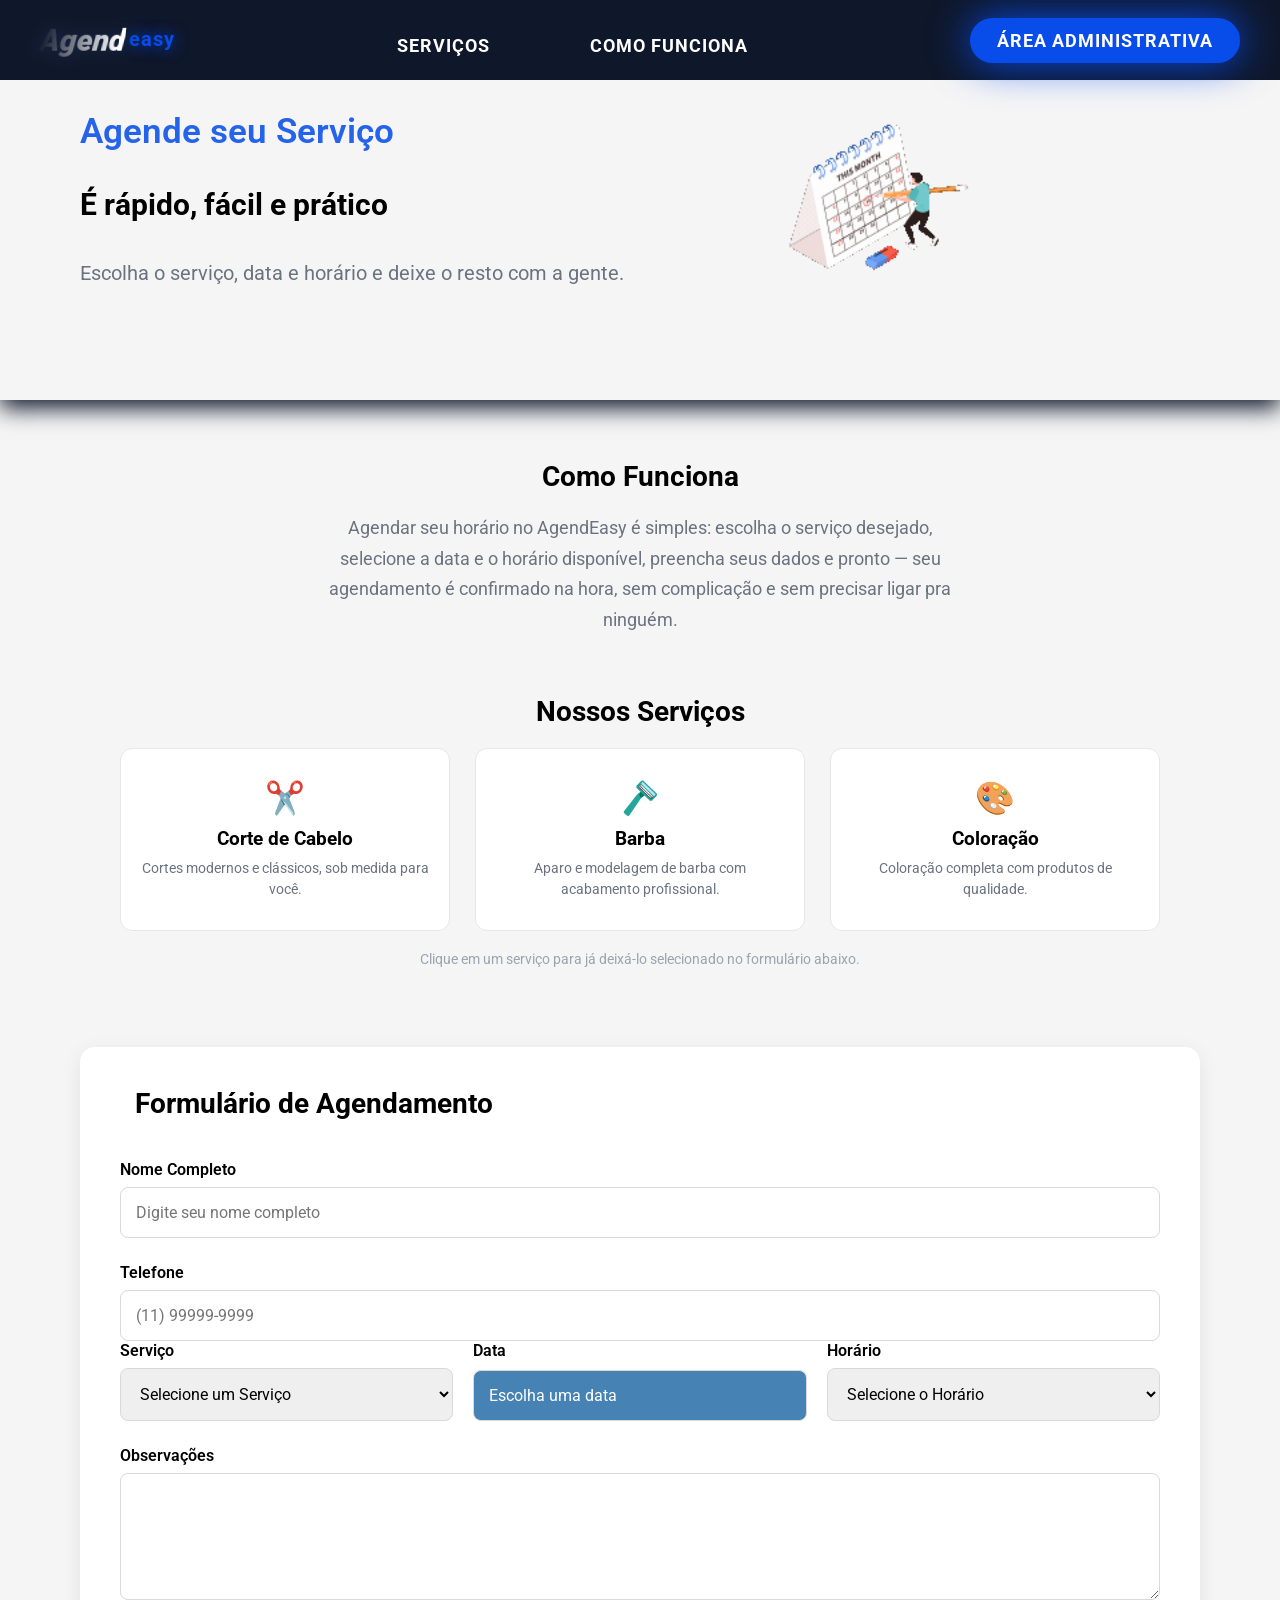
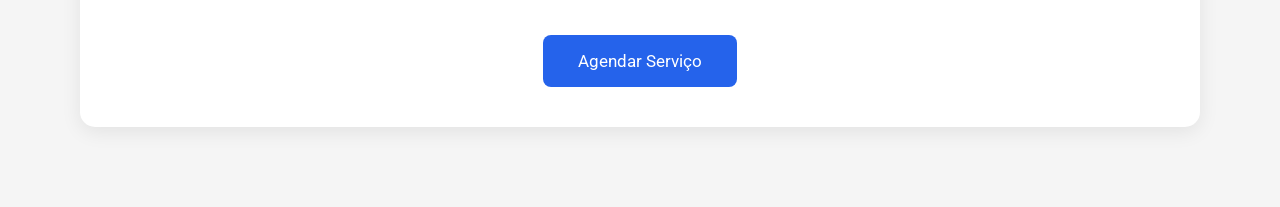
<file: index.html>
<!DOCTYPE html>
<html lang="pt-BR">

<head>
    <meta charset="UTF-8">
    <meta name="viewport" content="width=device-width, initial-scale=1.0">
    <link rel="stylesheet" href="./styles.css">
    <link rel="preconnect" href="https://fonts.googleapis.com">
    <link rel="preconnect" href="https://fonts.gstatic.com" crossorigin>
    <link href="https://fonts.googleapis.com/css2?family=Roboto:ital,wght@0,100..900;1,100..900&display=swap"
        rel="stylesheet">
    <title>AgendEasy</title>
</head>

<body>
    <header>
        <nav>
            <div class="logo">
                <span class="agend">Agend</span><span class="easy">Easy</span>
            </div>
            <ul id="menu">
                <li><a href="#servicos">Serviços</a></li>
                <li><a href="#como-funciona">Como Funciona</a></li>
            </ul>

            <a href="./login.html"><button type="button" class="area-admin">Área Administrativa</button></a>

            <!-- Botão hambúrguer: só aparece em telas pequenas (controlado pelo CSS) -->
            <button class="menu-toggle" id="menuToggle" aria-label="Abrir menu">
                <span></span>
                <span></span>
                <span></span>
            </button>

        </nav>

    </header>
    <main>
        <section class="hero">
            <div class="hero-text">
                <span>Agende seu Serviço</span>
                <h1>É rápido, fácil e prático</h1>

                <p>
                    Escolha o serviço, data e horário e deixe o resto com a gente.
                </p>


            </div>

            <div class="hero-image">
                <img src="./assets/img/calendario.gif" alt="calendario">

            </div>
        </section>

        <section class="como-funciona-section" id="como-funciona">
            <h2 class="section-title">Como Funciona</h2>
            <p class="como-funciona-texto">
                Agendar seu horário no AgendEasy é simples: escolha o serviço desejado, selecione a data
                e o horário disponível, preencha seus dados e pronto — seu agendamento é confirmado na
                hora, sem complicação e sem precisar ligar pra ninguém.
            </p>
        </section>

        <section class="servicos-section" id="servicos">
            <h2 class="section-title">Nossos Serviços</h2>

            <div class="servicos-grid">

                <div class="servico-card" data-servico="Corte de Cabelo">
                    <span class="servico-icone">✂️</span>
                    <h3>Corte de Cabelo</h3>
                    <p>Cortes modernos e clássicos, sob medida para você.</p>
                </div>

                <div class="servico-card" data-servico="Barba">
                    <span class="servico-icone">🪒</span>
                    <h3>Barba</h3>
                    <p>Aparo e modelagem de barba com acabamento profissional.</p>
                </div>

                <div class="servico-card" data-servico="Coloração">
                    <span class="servico-icone">🎨</span>
                    <h3>Coloração</h3>
                    <p>Coloração completa com produtos de qualidade.</p>
                </div>

            </div>

            <p class="servicos-dica">Clique em um serviço para já deixá-lo selecionado no formulário abaixo.</p>
        </section>

        <section class="form-section">

            <div class="form-card">
                <div class="form-title">
                    <i class="fa-regular fa calendar"></i>
                    <h2>Formulário de Agendamento</h2>
                </div>

                <form id="agendamentoForm">
                    <div class="row">
                        <div class="input-group">
                            <label for="nome">Nome Completo</label>
                            <input type="text" id="nome" placeholder="Digite seu nome completo">
                        </div>


                    </div>
                    <div class="input-group">
                        <label for="telefone">Telefone</label>
                        <input type="tel" id="telefone" placeholder="(11) 99999-9999">
                    </div>


                    <div class="row">
                        <div class="input-group">
                            <label>Serviço</label>

                            <select id="servico">
                                <option value="Selecione um Serviço">Selecione um Serviço</option>

                                <option value="Corte de Cabelo">Corte de Cabelo</option>

                                <option value="Barba">Barba</option>

                                <option value="Coloração">Coloração</option>


                            </select>
                        </div>

                        <div class="date-selector">

                            <label>Data</label>

                            <button type="button" class="date-button">
                                <span class="date-text">Escolha uma data</span>
                            </button>



                            <div class="date-options">

                            </div>

                        </div>



                        <div class="input-group">
                            <label for="horario">Horário</label>

                            <select id="horario">
                                <option value="Selecione o Horário">Selecione o Horário</option>

                                <option value="09:00">09:00</option>

                                <option value="10:00">10:00</option>

                                <option value="11:00">11:00</option>

                                <option value="12:00">12:00</option>

                                <option value="13:00">13:00</option>

                            </select>


                        </div>

                    </div>

                    <div class="input-group">
                        <label>Observações</label>

                        <textarea id="observacoes" rows="5" placehodler="Descreva detalhes sobre o serviço"></textarea>

                    </div>

                    <button type="submit" class="agend-service">
                        Agendar Serviço
                    </button>



                </form>



            </div>



        </section>

    </main>

    <script src="./script.js"></script>

</body>

</html>
</file>
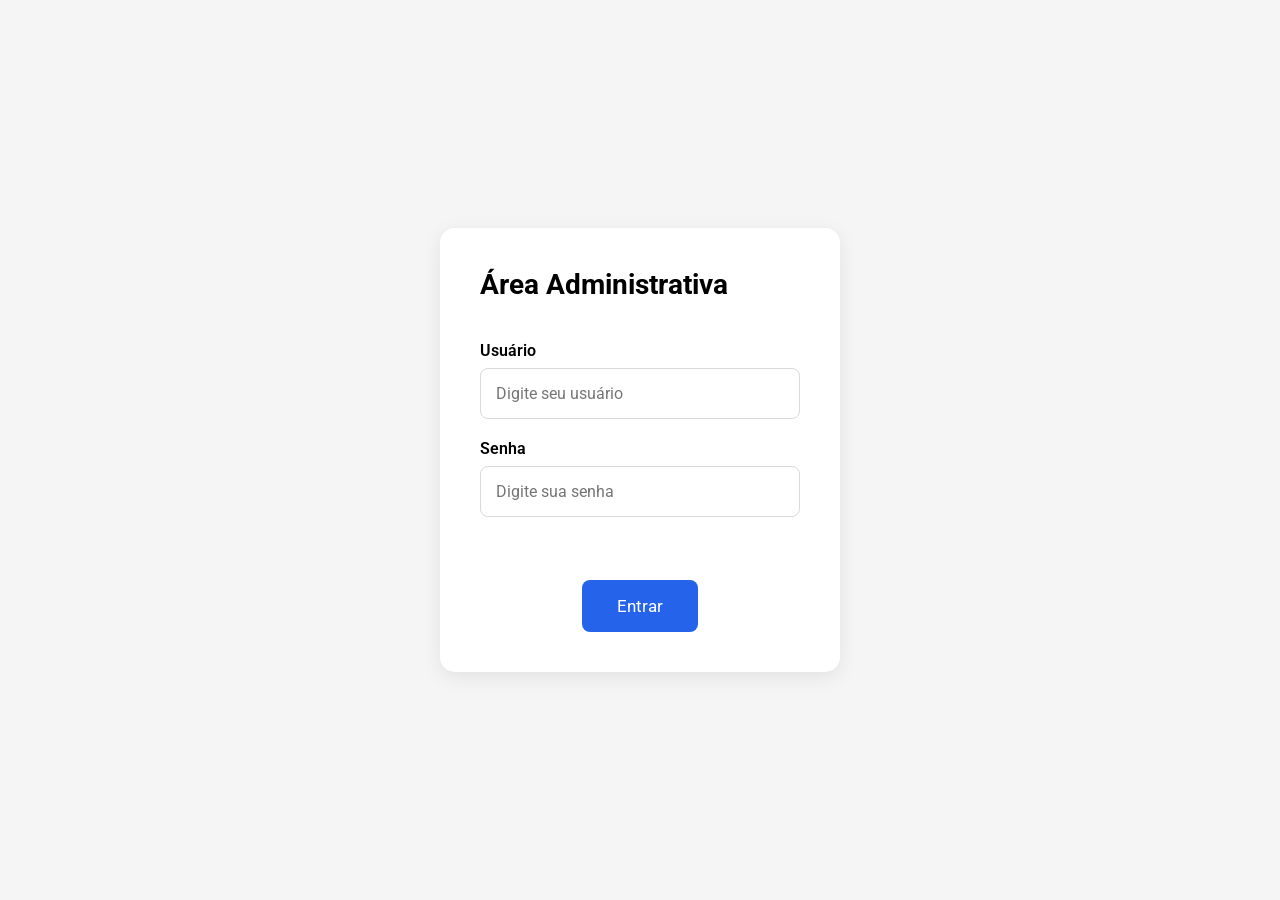
<file: admin.html>
<!DOCTYPE html>
<html lang="pt-BR">

<head>
    <meta charset="UTF-8">
    <meta name="viewport" content="width=device-width, initial-scale=1.0">
    <link rel="stylesheet" href="./styles.css">
    <link rel="preconnect" href="https://fonts.googleapis.com">
    <link rel="preconnect" href="https://fonts.gstatic.com" crossorigin>
    <link href="https://fonts.googleapis.com/css2?family=Roboto:ital,wght@0,100..900;1,100..900&display=swap"
        rel="stylesheet">
    <title>AgendEasy - Painel Administrativo</title>
</head>

<body>

    <header class="admin-header">
        <div class="logo">
            <span class="agend">Agend</span><span class="easy">Easy</span>
        </div>

        <div class="admin-header-botoes">
            <a href="./index.html"><button type="button" class="area-admin">Início</button></a>
            <button id="botaoSair" class="area-admin">Sair</button>
        </div>
    </header>

    <main class="admin-main">

        <h1 class="admin-title">Agendamentos</h1>

        <div class="cards-resumo">

            <div class="card-resumo">
                <div class="card-resumo-topo">
                    <span class="card-resumo-titulo">Total de Agendamentos</span>
                    <span class="card-resumo-icone icone-total">📅</span>
                </div>
                <span class="card-resumo-numero" id="cardTotal">0</span>
            </div>

            <div class="card-resumo">
                <div class="card-resumo-topo">
                    <span class="card-resumo-titulo">Pendentes</span>
                    <span class="card-resumo-icone icone-pendente">⏳</span>
                </div>
                <span class="card-resumo-numero" id="cardPendentes">0</span>
                <span class="card-resumo-legenda">Aguardando atendimento</span>
            </div>

            <div class="card-resumo">
                <div class="card-resumo-topo">
                    <span class="card-resumo-titulo">Concluídos</span>
                    <span class="card-resumo-icone icone-concluido">✅</span>
                </div>
                <span class="card-resumo-numero" id="cardConcluidos">0</span>
            </div>

            <div class="card-resumo">
                <div class="card-resumo-topo">
                    <span class="card-resumo-titulo">Cancelados</span>
                    <span class="card-resumo-icone icone-cancelado">❌</span>
                </div>
                <span class="card-resumo-numero" id="cardCancelados">0</span>
            </div>

        </div>

        <div class="filtro-container">
            <label for="filtroData">Filtrar por data:</label>
            <input type="date" id="filtroData">
            <button id="botaoLimparFiltro" type="button" class="area-admin">Limpar filtro</button>
        </div>

        <div class="table-wrapper">
            <table class="admin-table">
                <thead>
                    <tr>
                        <th>Cliente</th>
                        <th>Telefone</th>
                        <th>Serviço</th>
                        <th>Data</th>
                        <th>Horário</th>
                        <th>Status</th>
                        <th>Ações</th>
                    </tr>
                </thead>

                <!-- Aqui dentro o JS vai criar uma linha <tr> para cada agendamento -->
                <tbody id="tabelaAgendamentos">
                </tbody>
            </table>
        </div>

        <!-- Mensagem que aparece só quando não existe nenhum agendamento salvo -->
        <p id="mensagemVazia" class="mensagem-vazia" style="display: none;">
            Nenhum agendamento encontrado ainda.
        </p>

    </main>

    <script src="./admin.js"></script>

</body>

</html>
</file>
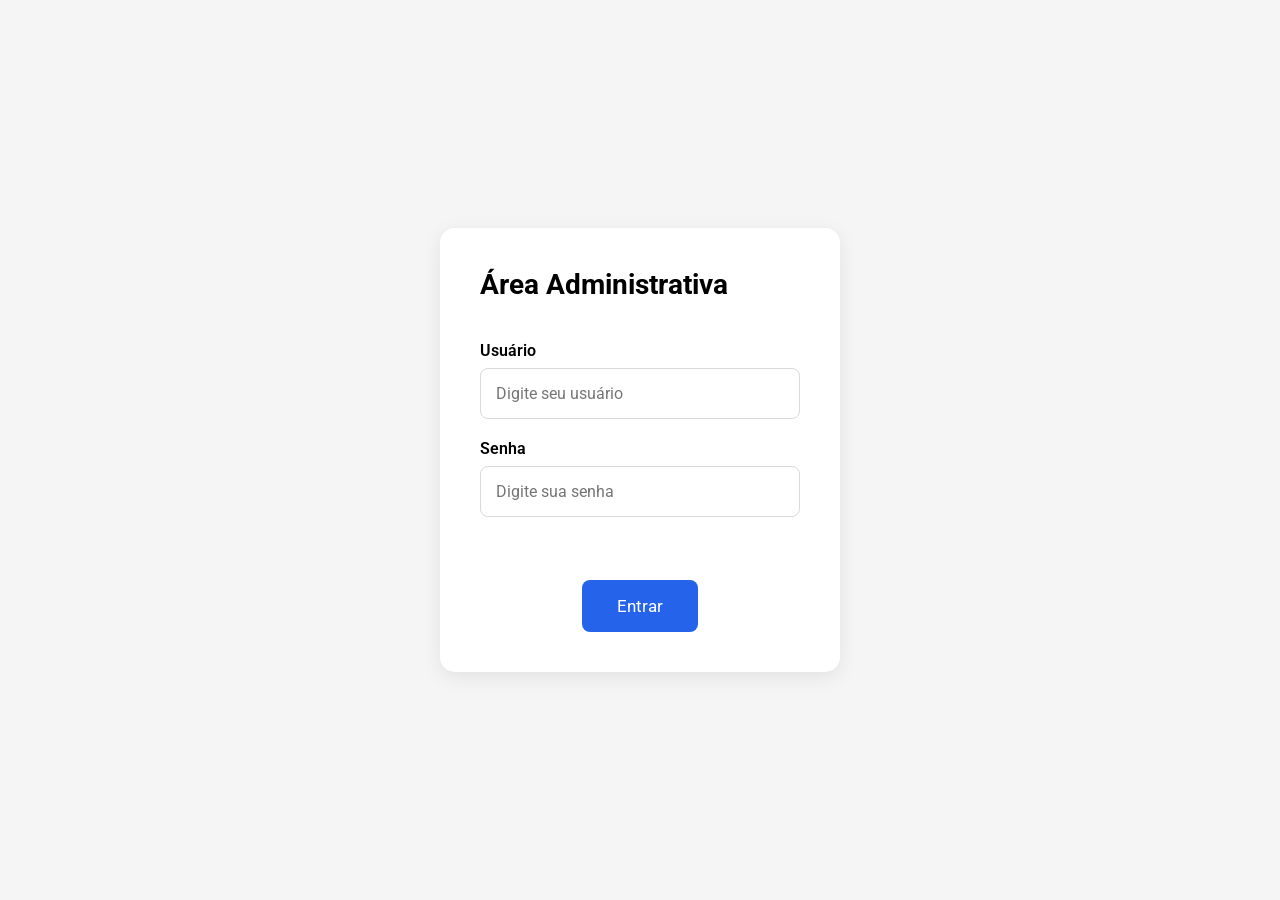
<file: login.html>
<!DOCTYPE html>
<html lang="pt-BR">

<head>
    <meta charset="UTF-8">
    <meta name="viewport" content="width=device-width, initial-scale=1.0">
    <link rel="stylesheet" href="./styles.css">
    <link rel="preconnect" href="https://fonts.googleapis.com">
    <link rel="preconnect" href="https://fonts.gstatic.com" crossorigin>
    <link href="https://fonts.googleapis.com/css2?family=Roboto:ital,wght@0,100..900;1,100..900&display=swap"
        rel="stylesheet">
    <title>AgendEasy - Login Administrativo</title>
</head>

<body>

    <main class="login-main">

        <div class="form-card login-card">

            <div class="form-title">
                <h2>Área Administrativa</h2>
            </div>

            <form id="loginForm">

                <div class="input-group">
                    <label for="usuario">Usuário</label>
                    <input type="text" id="usuario" placeholder="Digite seu usuário">
                </div>

                <div class="input-group" style="margin-top: 20px;">
                    <label for="senha">Senha</label>
                    <input type="password" id="senha" placeholder="Digite sua senha">
                </div>

                <p id="mensagemErro" class="erro-login"></p>

                <button type="submit" class="agend-service">
                    Entrar
                </button>

            </form>

        </div>

    </main>

    <script src="./login.js"></script>

</body>

</html>
</file>
<file: styles.css>
* {
    margin: 0;
    padding: 0;
    box-sizing: border-box;
    font-family: "Roboto", sans-serif;
}

body {
    background: #f5f5f5;
}

header {
    background: #0f172a;
    position: fixed;
    top: 0;
    width: 100%;
    height: 80px;
    padding: 1.5px 2px;
    backdrop-filter: blur(15px);
}

nav {
    max-width: 1200px;
    margin: 0 auto;
    display: flex;
    justify-content: space-between;
    align-items: center;
}

.logo {
    margin-top: 15px;
    font-size: 30px;
    font-weight: 900;
    letter-spacing: 0px;
    text-transform: none;
    display: flex;
    align-items: flex-end;
    gap: 4px;
    cursor: default;
}

.logo .agend {
    font-style: italic;
    transform: skewX(-6deg);
    display: inline-block;
    background: linear-gradient(100deg, #0f172a 3%, #ffffff 90%);
    background-clip: text;
    -webkit-background-clip: text;
    color: transparent;
    filter: drop-shadow(0 0 8px #17274b);
}


.logo .easy {
    font-size: 20px;
    font-weight: 700;
    text-transform: lowercase;
    letter-spacing: 1px;
    color: #084ce9;
    text-shadow: 0 0 15px;
    margin-bottom: 0.35em;
}

nav ul {
    margin-top: 25px;
    display: flex;
    list-style: none;
    gap: 100px;
    align-items: center;
}

nav a {
    color: #ffffff;
    text-decoration: none;
    font-weight: 700;
    transition: all 0.3s ease;
    position: relative;
    font-size: 18px;
    text-transform: uppercase;
    letter-spacing: 1px;
    padding: 1px 0;
}

nav a::before {
    content: '';
    position: absolute;
    bottom: -8px;
    left: 0;
    width: 0;
    height: 3px;
    background: linear-gradient(90deg, #ffffff, #084ce9);
    transition:  0.4s ease;
    border-radius: 2px;
}

nav a:hover::before {
    width: 100%;
}

nav a:hover {
    color: #ffffff;
    text-shadow: 0 0 20px #084ce9;

}

.area-admin {
    margin-top: 15px;
    padding: 10px 25px;
    font-size: 18px;
    border: 2px solid #084ce9;
    color: #ffffff;
    background: #084ce9;
    border-radius: 50px;
    cursor: pointer;
    font-weight: bold;
    transition: all 0.3s ease;
    box-shadow: 0 0 40px #084ce9;
    animation: 0.8s ease-out 0.4s both;
    text-transform: uppercase;
    letter-spacing: 1px;
}

.area-admin:hover {
    transform: scale(1.05);
}

/* Hero Section ---------------- */

.hero {
    min-height: 400px;
    width: 100%;
    display: flex;
    justify-content: space-between;
    align-items: center;
    margin: auto;
    padding: 80px;
    box-shadow: 0 8px 22px #0f172a;
}

.hero-text {
    display: flex;
    flex-direction: column;
    gap: 20px;
    width: 50%;
}

.hero-text span {
    font-size: 35px;
    color: #2563EB;
    font-weight: 600;
}

.hero-text h1 {
    font-size: 30px;
    margin: 15px 0;
}

.hero-text p {
    font-size: 20px;
    color: #6B7280;
    line-height: 1.6;
}

.hero-image {
    width: 50%;
    display: flex;
    justify-content: flex-end;
}

.hero-image img {
    width: 200px;
    margin-right: 220px;

}

/* Formulario Section --------------- */

.form-section {
    width: 100%;
    padding: 80px;
    box-sizing: border-box;
}

.form-card {
    max-width: 1200px;
    margin: auto;
    background: #fff;
    border-radius: 15px;
    padding: 40px;
    box-shadow: 0 5px 20px rgba( 0, 0, 0, .08);
}

.form-title {
    display: flex;
    align-items: center;
    gap: 15px;
    margin-bottom: 40px;
}

.form-title h2 {
    font-size: 28px;
}

.form-title i {
    color: #2563EB;
    font-size: 24px;
}

.row {
    display: flex;
    gap: 20px;
    margin-bottom: 25px;
}

.input-group {
    display: flex;
    flex-direction: column;
    flex: 1;
}

label {
    margin-bottom: 8px;
    font-weight: 600;
}

input,
select,
textarea {
    width: 100%;
    padding: 15px;
    border: 1px solid #d9d9d9;
    border-radius: 8px;
    font-size: 16px;
    outline: none;
    transition: .3s;
    box-sizing: border-box;
}

input:focus,
select:focus,
textarea:focus {

    border-color: #2563EB;
}

.agend-service {
    display: block;
    margin: 35px auto 0;
    padding: 16px 35px;
    background: #2563EB;
    color: #fff;
    border: none;
    border-radius: 8px;
    font-size: 17px;
    cursor: pointer;
    transition: .3s;
}

button:hover {
    background: #1D4ED8;
    transform: translateY(-2px);

}

.date-selector {
    position: relative;
    flex: 1;
}

/* Página de Login --------------- */

.login-main {
    min-height: 100vh;
    display: flex;
    justify-content: center;
    align-items: center;
    padding: 20px;
}

.login-card {
    width: 100%;
    max-width: 400px;
}

.erro-login {
    color: #dc2626;
    font-size: 14px;
    margin-top: 10px;
    min-height: 18px;
}

/* Painel Administrativo --------------- */

.admin-header {
    background: #0f172a;
    height: 80px;
    padding: 0 40px;
    display: flex;
    justify-content: space-between;
    align-items: center;
    box-sizing: border-box;
}

.admin-header-botoes {
    display: flex;
    gap: 12px;
}

.admin-main {
    max-width: 1100px;
    margin: 40px auto;
    padding: 0 20px;
}

.admin-title {
    margin-bottom: 25px;
    font-size: 26px;
}

.admin-table {
    width: 100%;
    min-width: 700px;
    border-collapse: collapse;
    background: #fff;
    border-radius: 10px;
    overflow: hidden;
    box-shadow: 0 5px 20px rgba(0, 0, 0, .08);
}

/* Em telas menores que a largura mínima da tabela, esse container
   permite rolar para o lado em vez de espremer as colunas */
.table-wrapper {
    width: 100%;
    overflow-x: auto;
    border-radius: 10px;
}

.admin-table th,
.admin-table td {
    padding: 15px;
    text-align: left;
    border-bottom: 1px solid #eee;
}

.admin-table th {
    background: #f5f7fb;
    font-size: 14px;
    text-transform: uppercase;
    letter-spacing: 0.5px;
}

.admin-table tbody tr:last-child td {
    border-bottom: none;
}

.admin-table tbody tr:hover {
    background: #fafafa;
}

.botao-excluir {
    padding: 8px 16px;
    background: #dc2626;
    color: #fff;
    border: none;
    border-radius: 6px;
    cursor: pointer;
    font-size: 14px;
    transition: .3s;
}

.botao-excluir:hover {
    background: #b91c1c;
}

.mensagem-vazia {
    margin-top: 30px;
    text-align: center;
    color: #6B7280;
    font-size: 16px;
}

.filtro-container {
    display: flex;
    align-items: center;
    gap: 12px;
    margin-bottom: 20px;
}

.filtro-container label {
    font-weight: 600;
    font-size: 14px;
}

.filtro-container input[type="date"] {
    width: auto;
    padding: 10px;
}

.filtro-container .area-admin {
    margin-top: 0;
    padding: 10px 18px;
    font-size: 14px;
    box-shadow: none;
}

.select-status {
    padding: 8px 10px;
    font-size: 14px;
    border-radius: 6px;
    cursor: pointer;
}

/* Cards de Resumo --------------- */

.cards-resumo {
    display: grid;
    grid-template-columns: repeat(4, 1fr);
    gap: 20px;
    margin-bottom: 30px;
}

.card-resumo {
    background: #fff;
    border-radius: 12px;
    padding: 20px;
    box-shadow: 0 5px 20px rgba(0, 0, 0, .06);
    display: flex;
    flex-direction: column;
    gap: 10px;
}

.card-resumo-topo {
    display: flex;
    justify-content: space-between;
    align-items: center;
}

.card-resumo-titulo {
    font-size: 14px;
    color: #6B7280;
    font-weight: 600;
}

.card-resumo-icone {
    font-size: 20px;
}

.card-resumo-numero {
    font-size: 32px;
    font-weight: 700;
}

.card-resumo-legenda {
    font-size: 13px;
    color: #9CA3AF;
}

@media (max-width: 900px) {
    .cards-resumo {
        grid-template-columns: repeat(2, 1fr);
    }
}

.date-button {
    margin-top: 10px;
    width: 100%;
    padding: 15px;
    display: flex;
    justify-content: space-between;
    align-items: center;
    background: #4682B4;
    color: #ffffff;
    border: 1px solid #d9d9d9;
    border-radius: 8px;
    font-size: 16px;
    cursor: pointer;
    transition: .3s;
}

.date-button:hover{
    border-color: #2563EB;
    
}

.date-options {
    box-sizing: border-box;
    display: none;
    position: absolute;
    top: 70px;
    left: 0;
    width: 100%;
    background: white;
    border-radius: 10px;
    padding: 15px;
    box-shadow: 0 5px 20px rgba(0, 0, 0, .1);
    grid-template-columns: repeat(2, 1fr);
    gap: 12px;
    z-index: 100;
}

.date-options.active {
    display: grid;
}

.day {
    width: 100%;
    height: 40px;
    font-size: 14px;
    border: 1px solid #d9d9d9;
    border-radius: 8px;
    background: white;
    display: flex;
    flex-direction: column;
    justify-content: center;
    align-items: center;
    cursor: pointer;
    transition: .3s;
    
}

.day:hover {
    border-color: #2563EB;
    transform: translateY(-3px);
    color: #2563EB;
  
}

.day.selected {
    background: #2563EB;
    color: white;
    border-color: #2563EB;
}

/* Seção Como Funciona --------------- */

.section-title {
    text-align: center;
    font-size: 28px;
    margin-bottom: 20px;
}

.como-funciona-section {
    max-width: 800px;
    margin: 0 auto;
    padding: 60px 80px 0;
    text-align: center;
}

.como-funciona-texto {
    font-size: 18px;
    color: #6B7280;
    line-height: 1.7;
}

/* Seção Serviços --------------- */

.servicos-section {
    max-width: 1200px;
    margin: 0 auto;
    padding: 60px 80px 0;
    text-align: center;
}

.servicos-grid {
    display: grid;
    grid-template-columns: repeat(3, 1fr);
    gap: 25px;
}

.servico-card {
    background: #fff;
    border: 1px solid #e5e7eb;
    border-radius: 12px;
    padding: 30px 20px;
    cursor: pointer;
    transition: .3s;
}

.servico-card:hover {
    border-color: #2563EB;
    transform: translateY(-4px);
    box-shadow: 0 8px 20px rgba(37, 99, 235, .15);
}

.servico-icone {
    font-size: 32px;
    display: block;
    margin-bottom: 10px;
}

.servico-card h3 {
    margin-bottom: 8px;
    font-size: 19px;
}

.servico-card p {
    color: #6B7280;
    font-size: 14px;
    line-height: 1.5;
}

.servicos-dica {
    margin-top: 20px;
    font-size: 14px;
    color: #9CA3AF;
}

/* Menu Hambúrguer --------------- */

.menu-toggle {
    display: none;
    flex-direction: column;
    justify-content: center;
    gap: 5px;
    width: 32px;
    height: 32px;
    background: transparent;
    border: none;
    cursor: pointer;
    padding: 0;
    box-shadow: none;
}

.menu-toggle:hover {
    background: transparent;
    transform: none;
}

.menu-toggle span {
    display: block;
    width: 100%;
    height: 3px;
    background: #ffffff;
    border-radius: 2px;
    transition: .3s;
}


/* ---------------------------------------------------
   RESPONSIVIDADE (tablets e celulares)
   --------------------------------------------------- */

/* Tablets e celulares maiores (até 768px de largura) */
@media (max-width: 768px) {

    nav {
        padding: 0 20px;
    }

    /* Escondemos os links do menu em telas menores; eles reaparecem
       como um dropdown quando o botão hambúrguer é clicado (ver JS) */
    nav ul {
        display: none;
        position: absolute;
        top: 80px;
        left: 0;
        width: 100%;
        background: #0f172a;
        flex-direction: column;
        gap: 0;
        margin-top: 0;
        padding: 10px 0;
    }

    nav ul.active {
        display: flex;
    }

    nav ul li {
        width: 100%;
        text-align: center;
    }

    nav ul li a {
        display: block;
        padding: 15px 20px;
    }

    .menu-toggle {
        display: flex;
    }

    .logo {
        font-size: 22px;
        margin-top: 0;
    }

    .area-admin {
        margin-top: 0;
        padding: 8px 16px;
        font-size: 14px;
    }

    /* Hero: em vez de lado a lado, texto e imagem ficam empilhados */
    .hero {
        flex-direction: column;
        padding: 100px 20px 40px;
        text-align: center;
        min-height: auto;
    }

    .hero-text {
        width: 100%;
        align-items: center;
    }

    .hero-text span {
        font-size: 24px;
    }

    .hero-text h1 {
        font-size: 20px;
    }

    .hero-text p {
        font-size: 15px;
    }

    .hero-image {
        width: 100%;
        justify-content: center;
        margin-top: 20px;
    }

    .hero-image img {
        margin-right: 0;
        width: 140px;
    }

    /* Formulário: os campos que ficavam lado a lado (Serviço, Data, Horário)
       passam a ficar um embaixo do outro */
    .form-section {
        padding: 30px 15px;
    }

    .form-card {
        padding: 25px 20px;
    }

    .form-title h2 {
        font-size: 22px;
    }

    .row {
        flex-direction: column;
        gap: 15px;
    }

    .como-funciona-section,
    .servicos-section {
        padding: 40px 20px 0;
    }

    .section-title {
        font-size: 22px;
    }

    .servicos-grid {
        grid-template-columns: 1fr;
    }

    /* Painel administrativo */
    .admin-header {
        padding: 0 20px;
    }

    .admin-main {
        padding: 0 15px;
    }

    .cards-resumo {
        grid-template-columns: repeat(2, 1fr);
    }

    .filtro-container {
        flex-wrap: wrap;
    }

}

/* Celulares menores (até 480px de largura) */
@media (max-width: 480px) {

    .cards-resumo {
        grid-template-columns: 1fr;
    }

    .card-resumo-numero {
        font-size: 26px;
    }

    .admin-title {
        font-size: 22px;
    }

    /* O menu de datas passa a mostrar 1 coluna em vez de 2, pra caber
       o texto completo da data sem espremer */
    .date-options {
        grid-template-columns: 1fr;
    }

    .filtro-container label {
        width: 100%;
    }

    .filtro-container input[type="date"] {
        flex: 1;
    }

}
</file>
